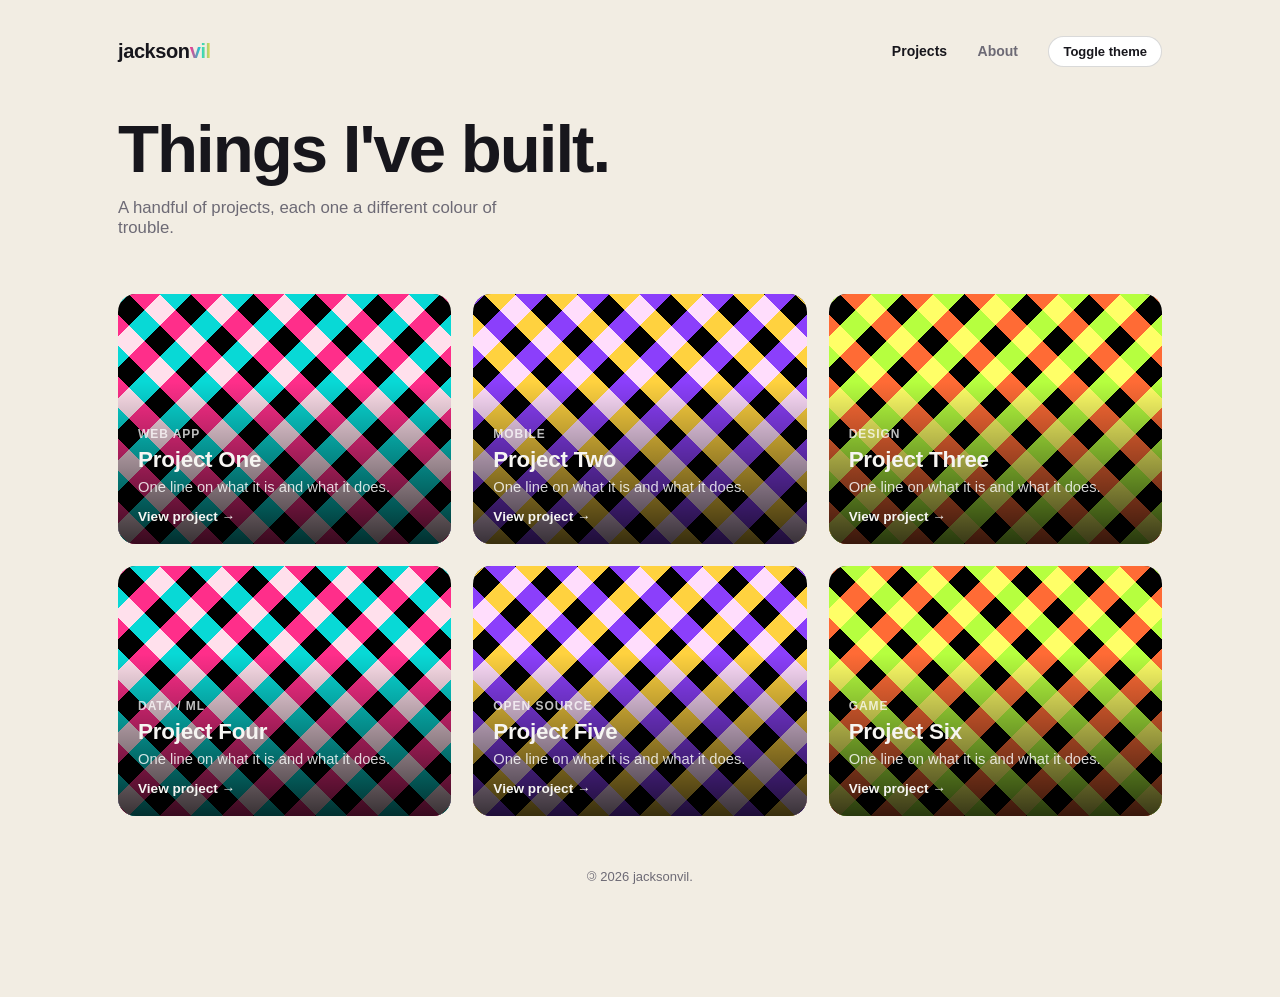
<file: index.html>
<!doctype html>
<html lang="en">
<head>
<meta charset="utf-8">
<meta name="viewport" content="width=device-width, initial-scale=1">
<title>Portfolio — Projects</title>
<link rel="stylesheet" href="style.css">
<script>
  document.documentElement.setAttribute('data-theme',
    localStorage.getItem('theme') ||
    (matchMedia('(prefers-color-scheme: dark)').matches ? 'dark' : 'light'));
</script>
</head>
<body>

<div class="wrap">

  <header class="site-header">
    <a class="logo" href="index.html">jackson<span>vil</span></a>
    <nav class="site-nav">
      <a href="index.html" class="active">Projects</a>
      <a href="about.html">About</a>
      <button class="theme-toggle" onclick="toggleTheme(this)">Toggle theme</button>
    </nav>
  </header>

  <section class="hero">
    <h1>Things I've built.</h1>
    <p>A handful of projects, each one a different colour of trouble.</p>
  </section>

  <!-- ==================================================================
       PROJECT TILES
       Duplicate one <article class="tile"> block per project.
       Edit only: style="--c1:..; --c2:.." and the three text bits below.
       Pick --c1 / --c2 from the palette in style.css, or any hex you like.
       ================================================================== -->

  <section class="grid">

    <a class="tile" style="--c1:var(--pink); --c2:var(--cyan);" href="#" target="_blank" rel="noopener">
      <div class="tile-scrim"></div>
      <div class="tile-content">
        <div class="tile-eyebrow">Web app</div>
        <h2 class="tile-title">Project One</h2>
        <p class="tile-desc">One line on what it is and what it does.</p>
        <span class="tile-link">View project</span>
      </div>
    </a>

    <a class="tile" style="--c1:var(--yellow); --c2:var(--violet);" href="#" target="_blank" rel="noopener">
      <div class="tile-scrim"></div>
      <div class="tile-content">
        <div class="tile-eyebrow">Mobile</div>
        <h2 class="tile-title">Project Two</h2>
        <p class="tile-desc">One line on what it is and what it does.</p>
        <span class="tile-link">View project</span>
      </div>
    </a>

    <a class="tile" style="--c1:var(--orange); --c2:var(--lime);" href="#" target="_blank" rel="noopener">
      <div class="tile-scrim"></div>
      <div class="tile-content">
        <div class="tile-eyebrow">Design</div>
        <h2 class="tile-title">Project Three</h2>
        <p class="tile-desc">One line on what it is and what it does.</p>
        <span class="tile-link">View project</span>
      </div>
    </a>

    <a class="tile" style="--c1:var(--cyan); --c2:var(--pink);" href="#" target="_blank" rel="noopener">
      <div class="tile-scrim"></div>
      <div class="tile-content">
        <div class="tile-eyebrow">Data / ML</div>
        <h2 class="tile-title">Project Four</h2>
        <p class="tile-desc">One line on what it is and what it does.</p>
        <span class="tile-link">View project</span>
      </div>
    </a>

    <a class="tile" style="--c1:var(--violet); --c2:var(--yellow);" href="#" target="_blank" rel="noopener">
      <div class="tile-scrim"></div>
      <div class="tile-content">
        <div class="tile-eyebrow">Open source</div>
        <h2 class="tile-title">Project Five</h2>
        <p class="tile-desc">One line on what it is and what it does.</p>
        <span class="tile-link">View project</span>
      </div>
    </a>

    <a class="tile" style="--c1:var(--lime); --c2:var(--orange);" href="#" target="_blank" rel="noopener">
      <div class="tile-scrim"></div>
      <div class="tile-content">
        <div class="tile-eyebrow">Game</div>
        <h2 class="tile-title">Project Six</h2>
        <p class="tile-desc">One line on what it is and what it does.</p>
        <span class="tile-link">View project</span>
      </div>
    </a>

  </section>

  <footer class="site-footer">
    <p><span class="copyleft">&copy;</span> 2026 jacksonvil.</p>
  </footer>

</div>

<script>
  function toggleTheme(btn) {
    const t = document.documentElement.getAttribute('data-theme') === 'dark' ? 'light' : 'dark';
    document.documentElement.setAttribute('data-theme', t);
    localStorage.setItem('theme', t);
  }
</script>

</body>
</html>
</file>
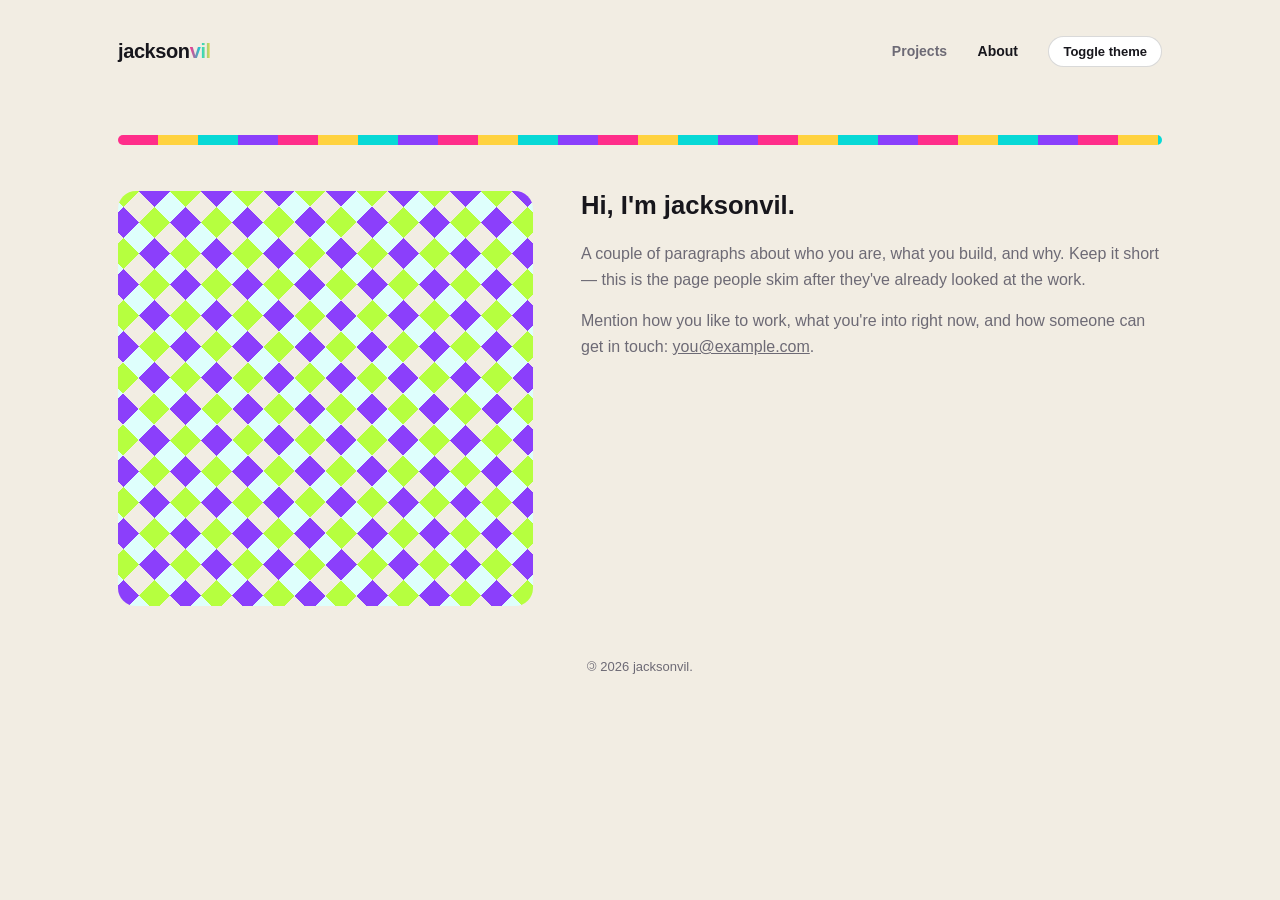
<file: about.html>
<!doctype html>
<html lang="en">
<head>
<meta charset="utf-8">
<meta name="viewport" content="width=device-width, initial-scale=1">
<title>Portfolio — About</title>
<link rel="stylesheet" href="style.css">
<script>
  document.documentElement.setAttribute('data-theme',
    localStorage.getItem('theme') ||
    (matchMedia('(prefers-color-scheme: dark)').matches ? 'dark' : 'light'));
</script>
</head>
<body>

<div class="wrap">

  <header class="site-header">
    <a class="logo" href="index.html">jackson<span>vil</span></a>
    <nav class="site-nav">
      <a href="index.html">Projects</a>
      <a href="about.html" class="active">About</a>
      <button class="theme-toggle" onclick="toggleTheme(this)">Toggle theme</button>
    </nav>
  </header>

  <div class="about-header">
    <div class="about-stripe"></div>
  </div>

  <section class="about-grid">
    <div class="about-photo" aria-hidden="true"></div>
    <!-- swap .about-photo for <img src="you.jpg" class="about-photo" style="object-fit:cover"> once you have a real photo -->

    <div class="about-body">
      <h2>Hi, I'm jacksonvil.</h2>
      <p>
        A couple of paragraphs about who you are, what you build, and why.
        Keep it short — this is the page people skim after they've already
        looked at the work.
      </p>
      <p>
        Mention how you like to work, what you're into right now, and how
        someone can get in touch: <a href="mailto:you@example.com">you@example.com</a>.
      </p>
    </div>
  </section>

  <footer class="site-footer">
    <p><span class="copyleft">&copy;</span> 2026 jacksonvil.</p>
  </footer>

</div>

<script>
  function toggleTheme(btn) {
    const t = document.documentElement.getAttribute('data-theme') === 'dark' ? 'light' : 'dark';
    document.documentElement.setAttribute('data-theme', t);
    localStorage.setItem('theme', t);
  }
</script>

</body>
</html>
</file>
<file: style.css>
/* ====================================================================
   PORTFOLIO — shared styles
   Palette lives in :root. Swap these 6 values to re-theme everything.
   ==================================================================== */

:root {
  --bg: #f2ede3;       /* light mode: beige */
  --ink: #17161c;
  --muted: #6d6a75;
  --card: #ffffff;

  /* vibrant palette used across default tiles */
  --pink: #ff2e8a;
  --cyan: #08d9d6;
  --yellow: #ffd23f;
  --orange: #ff6b35;
  --violet: #8b3ffb;
  --lime: #b6ff3f;

  --stripe-w: 22px;       /* stripe thickness */
  --radius: 18px;
  --font-display: "Helvetica Neue", Arial, sans-serif;
  --font-body: -apple-system, BlinkMacSystemFont, "Segoe UI", sans-serif;
}

/* dark mode: black + dark gray */
[data-theme="dark"] {
  --bg: #0e0e12;
  --ink: #f6f5f2;
  --muted: #b9b7c3;
  --card: #1c1b21;
}

body { transition: background-color .2s ease, color .2s ease; }

/* ---------- theme toggle ---------- */
.theme-toggle {
  appearance: none;
  border: none;
  cursor: pointer;
  background: var(--card);
  color: var(--ink);
  border: 1px solid rgba(128,128,128,.3);
  border-radius: 999px;
  padding: 7px 14px;
  font-size: 13px;
  font-weight: 700;
  margin-left: 26px;
}

* { box-sizing: border-box; }

html, body {
  margin: 0;
  background: var(--bg);
  color: var(--ink);
  font-family: var(--font-body);
}

a { color: inherit; }

/* ---------- layout shell ---------- */

.wrap {
  max-width: 1100px;
  margin: 0 auto;
  padding: 0 28px 100px;
}

.site-header {
  display: flex;
  align-items: center;
  justify-content: space-between;
  padding: 36px 0 28px;
}

.logo {
  font-family: var(--font-display);
  font-weight: 800;
  font-size: 20px;
  letter-spacing: -0.02em;
  text-decoration: none;
}

.logo span {
  background: linear-gradient(90deg, var(--pink), var(--cyan), var(--yellow));
  -webkit-background-clip: text;
  background-clip: text;
  color: transparent;
}

.site-nav a {
  text-decoration: none;
  color: var(--muted);
  font-weight: 600;
  font-size: 14px;
  margin-left: 26px;
  transition: color .15s ease;
}
.site-nav a:hover, .site-nav a.active { color: var(--ink); }

.hero {
  padding: 20px 0 56px;
}
.hero h1 {
  font-family: var(--font-display);
  font-size: clamp(2.4rem, 6vw, 4.2rem);
  line-height: 1.02;
  margin: 0 0 14px;
  font-weight: 800;
  letter-spacing: -0.03em;
}
.hero p {
  color: var(--muted);
  font-size: 1.05rem;
  max-width: 46ch;
  margin: 0;
}

/* ====================================================================
   PROJECT TILE — the reusable template
   ====================================================================

   Copy one <article class="tile"> block from index.html and edit:
     - the two inline vars --c1 / --c2 (stripe colors)
     - .tile-eyebrow, .tile-title, .tile-desc text
     - the href on .tile-link
   Everything else (stripe rendering, hover motion, blending) just works.
   ==================================================================== */

.grid {
  display: grid;
  grid-template-columns: repeat(auto-fit, minmax(260px, 1fr));
  gap: 22px;
}

.tile {
  position: relative;
  aspect-ratio: 4 / 3;
  border-radius: var(--radius);
  overflow: hidden;
  isolation: isolate;
  background: #000;
  display: block;
  text-decoration: none;
  color: #f6f5f2; /* tile is always dark, so its text stays light in both themes */
  transform: translateZ(0); /* own compositing layer, keeps corner clip stable on hover */
}

/* two independent diagonal stripe fields, blended together */
.tile::before,
.tile::after {
  content: "";
  position: absolute;
  inset: -30%;
  border-radius: inherit;
  transition: transform .6s cubic-bezier(.2,.8,.2,1);
}
.tile::before {
  background: repeating-linear-gradient(
    45deg,
    var(--c1) 0 var(--stripe-w),
    transparent var(--stripe-w) calc(var(--stripe-w) * 2)
  );
  mix-blend-mode: screen;
}
.tile::after {
  background: repeating-linear-gradient(
    -45deg,
    var(--c2) 0 var(--stripe-w),
    transparent var(--stripe-w) calc(var(--stripe-w) * 2)
  );
  mix-blend-mode: screen;
}
.tile:hover::before { transform: translate(6%, -4%) rotate(3deg) scale(1.05); }
.tile:hover::after  { transform: translate(-6%, 4%) rotate(-3deg) scale(1.05); }

/* readability scrim + content, sits above the stripes */
.tile-scrim {
  position: absolute;
  inset: 0;
  background: linear-gradient(180deg, transparent 35%, rgba(0,0,0,.78) 100%);
  z-index: 1;
}
.tile-content {
  position: absolute;
  inset: 0;
  z-index: 2;
  display: flex;
  flex-direction: column;
  justify-content: flex-end;
  padding: 20px;
}
.tile-eyebrow {
  font-size: 12px;
  font-weight: 700;
  letter-spacing: .08em;
  text-transform: uppercase;
  color: rgba(255,255,255,.75);
  margin-bottom: 6px;
}
.tile-title {
  font-family: var(--font-display);
  font-size: 1.4rem;
  font-weight: 800;
  margin: 0 0 6px;
  letter-spacing: -0.01em;
}
.tile-desc {
  font-size: .92rem;
  color: rgba(255,255,255,.82);
  margin: 0;
  max-width: 34ch;
}
.tile-link {
  margin-top: 14px;
  font-size: .85rem;
  font-weight: 700;
}
.tile-link::after { content: " →"; }

/* ---------- about page ---------- */

.about-header {
  padding: 40px 0 12px;
}
.about-stripe {
  height: 10px;
  border-radius: 999px;
  margin-bottom: 34px;
  background: repeating-linear-gradient(
    90deg,
    var(--pink) 0 40px,
    var(--yellow) 40px 80px,
    var(--cyan) 80px 120px,
    var(--violet) 120px 160px
  );
}
.about-grid {
  display: grid;
  grid-template-columns: 1fr 1.4fr;
  gap: 48px;
  align-items: start;
}
@media (max-width: 720px) {
  .about-grid { grid-template-columns: 1fr; }
}
.about-photo {
  aspect-ratio: 1;
  border-radius: var(--radius);
  background: repeating-linear-gradient(45deg, var(--violet) 0 22px, transparent 22px 44px),
              repeating-linear-gradient(-45deg, var(--lime) 0 22px, transparent 22px 44px);
  background-blend-mode: screen;
}
.about-body h2 {
  font-family: var(--font-display);
  font-size: 1.6rem;
  margin-top: 0;
}
.about-body p {
  color: var(--muted);
  line-height: 1.6;
}
.copyleft { display: inline-block; transform: scaleX(-1); }

.site-footer {
  color: var(--muted);
  font-size: 13px;
  text-align: center;
  padding-top: 40px;
}
  color: var(--muted);
  font-size: 13px;
  text-align: center;
  padding-top: 40px;
}
</file>
